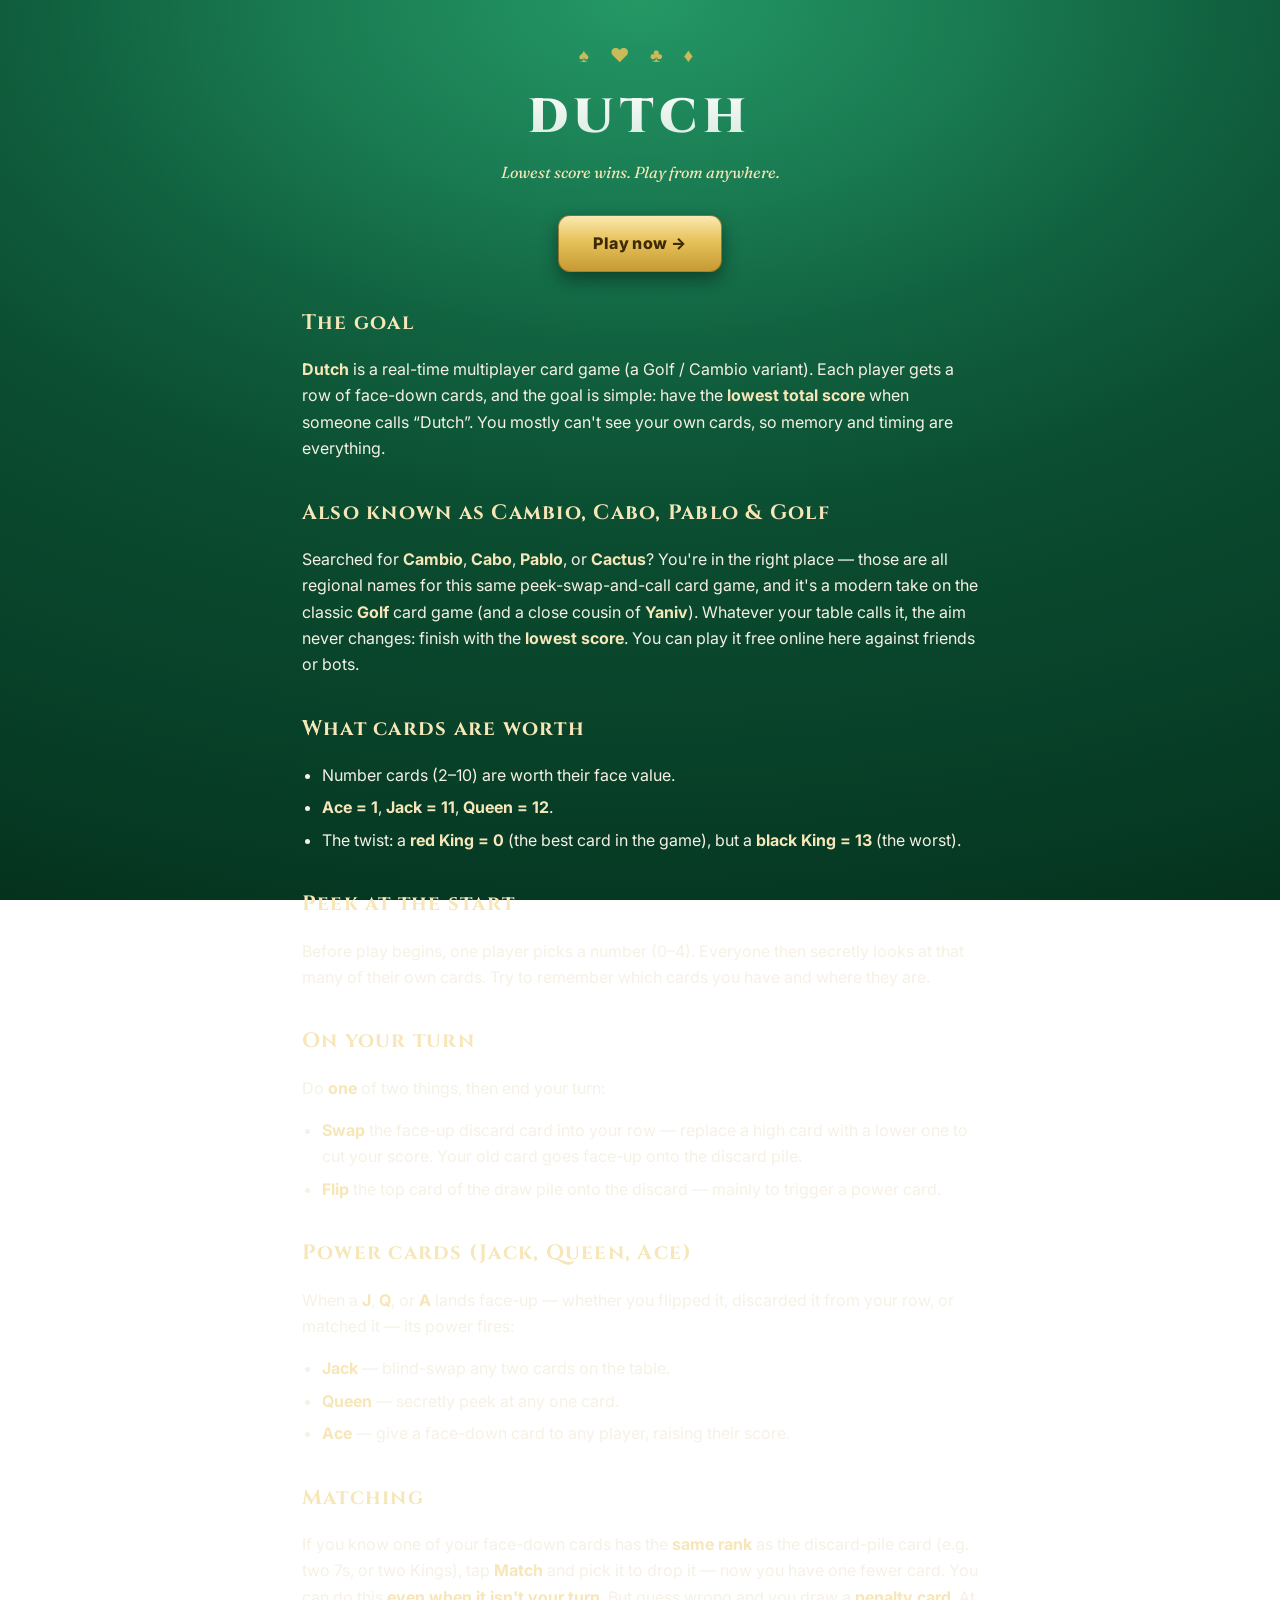
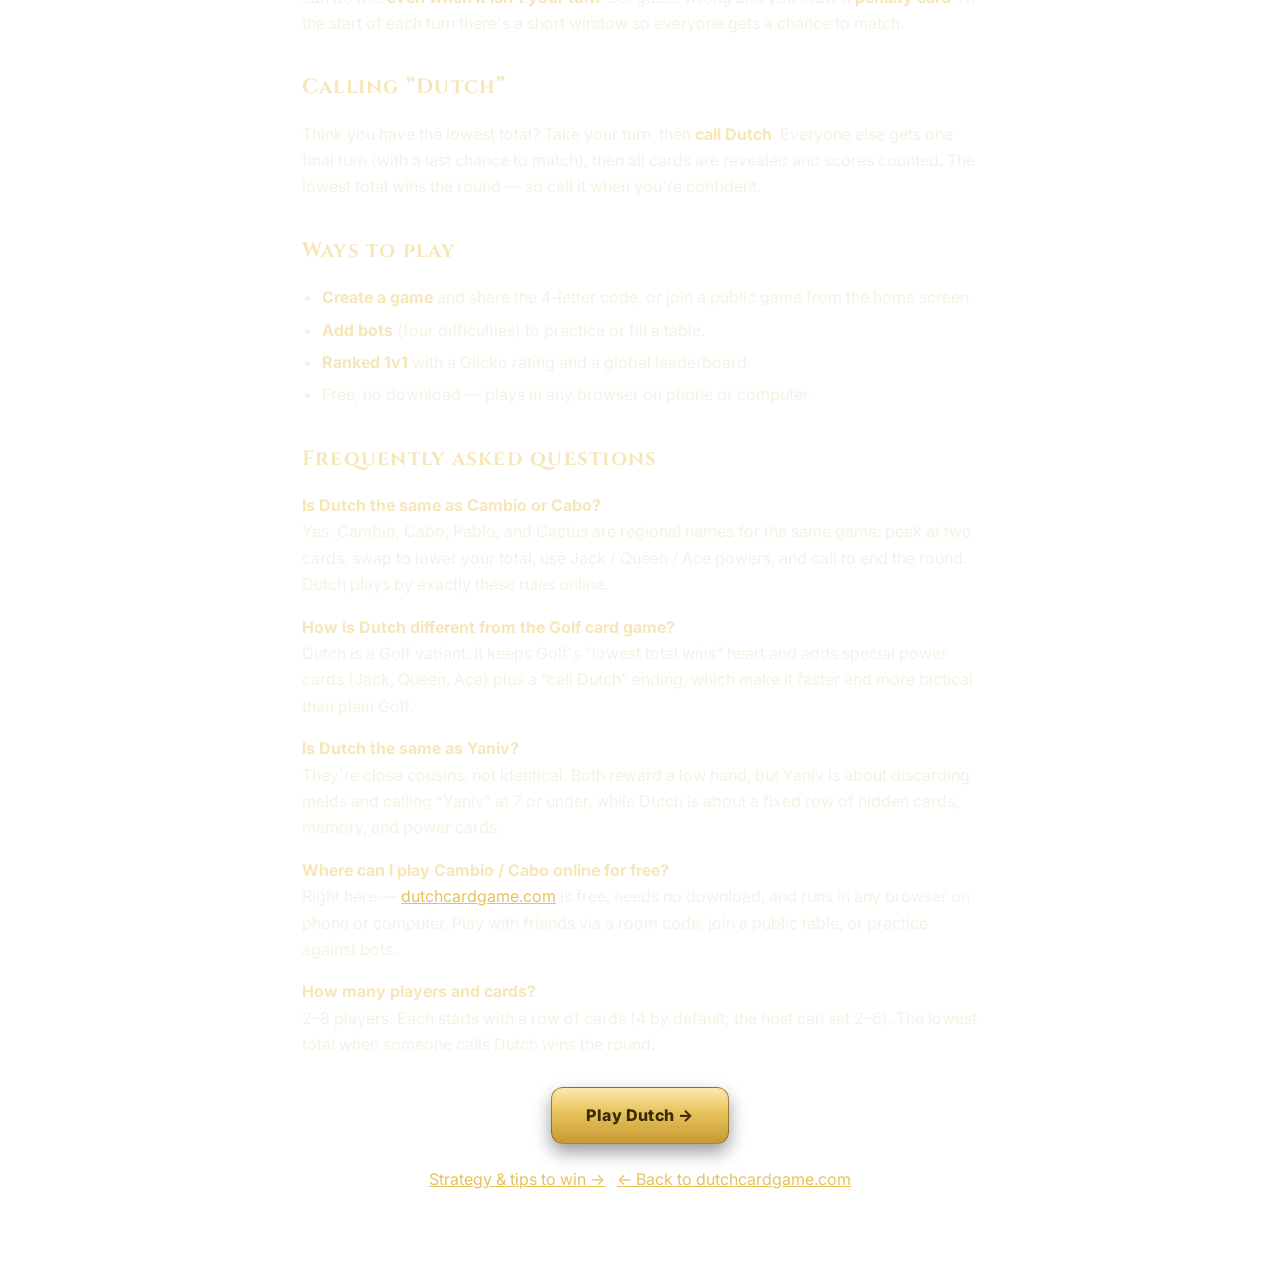
<file: public/rules.html>
<!doctype html>
<html lang="en">
<head>
<meta charset="UTF-8" />
<meta name="viewport" content="width=device-width, initial-scale=1.0" />
<title>How to Play Dutch (Cambio · Cabo · Golf) — Rules & Free Online Card Game</title>
<meta name="description" content="How to play Dutch — the card game where the lowest score wins. Also known as Cambio, Cabo, Pablo or Cactus, and a variant of the Golf card game. Peeking, swapping, matching, power cards (Jack, Queen, Ace), scoring, and calling Dutch. Play free online." />
<meta name="keywords" content="dutch card game, cambio card game, cabo card game, pablo card game, cactus card game, golf card game, how to play cambio, play cambio online, play cabo online, lowest score card game" />
<link rel="canonical" href="https://dutchcardgame.com/rules.html" />
<meta name="theme-color" content="#0b4d31" />
<link rel="icon" type="image/svg+xml" href="/favicon.svg" />
<link rel="preconnect" href="https://fonts.googleapis.com" />
<link rel="preconnect" href="https://fonts.gstatic.com" crossorigin />
<link rel="stylesheet" href="https://fonts.googleapis.com/css2?family=Cinzel:wght@600;700;900&family=Inter:wght@400;500;600;700&family=Fraunces:ital,opsz,wght@1,9..144,500&display=swap" />
<meta property="og:type" content="article" />
<meta property="og:title" content="How to Play Dutch (Cambio · Cabo · Golf) — Rules" />
<meta property="og:description" content="Full rules for Dutch, a.k.a. Cambio, Cabo, Pablo or Cactus: peek, swap, match, power cards, scoring, and calling Dutch. Lowest score wins — play free online." />
<meta property="og:url" content="https://dutchcardgame.com/rules.html" />
<meta property="og:image" content="https://dutchcardgame.com/og.png" />
<meta name="twitter:card" content="summary_large_image" />
<meta name="twitter:image" content="https://dutchcardgame.com/og.png" />
<style>
  :root { --gold:#e7c25a; --champagne:#f6e6b8; --ink:#f6f1e4; --ink-dim:#a7b7ab; }
  * { box-sizing: border-box; }
  body {
    margin: 0; padding: 0; color: var(--ink);
    font-family: "Inter", -apple-system, BlinkMacSystemFont, "Segoe UI", Roboto, sans-serif;
    line-height: 1.65;
    background:
      radial-gradient(900px 520px at 50% 0%, rgba(60,190,130,0.25), transparent 66%),
      radial-gradient(150% 130% at 50% 0%, #1c8a5c 0%, #0b4d31 45%, #063a24 75%, #03230f 100%);
    background-attachment: fixed; min-height: 100vh;
    -webkit-font-smoothing: antialiased;
  }
  .wrap { max-width: 720px; margin: 0 auto; padding: 40px 22px 80px; }
  header { text-align: center; margin-bottom: 8px; }
  .suits { color: var(--gold); letter-spacing: 8px; font-size: 1.2rem; opacity: 0.85; }
  h1 { font-family: "Cinzel", serif; font-weight: 900; letter-spacing: 0.12em;
       font-size: clamp(2rem, 8vw, 3rem); margin: 6px 0 2px;
       background: linear-gradient(180deg, #fff, #cfe6d8); -webkit-background-clip: text;
       background-clip: text; color: transparent; }
  .tagline { font-family: "Fraunces", Georgia, serif; font-style: italic; color: var(--champagne); }
  h2 { font-family: "Cinzel", serif; color: var(--champagne); letter-spacing: 0.06em;
       font-size: 1.3rem; margin: 34px 0 6px; }
  p, li { color: var(--ink); }
  a { color: var(--gold); }
  strong { color: var(--champagne); }
  ul { padding-left: 20px; }
  li { margin: 6px 0; }
  .cta { text-align: center; margin: 30px 0 8px; }
  .btn {
    display: inline-block; text-decoration: none; font-weight: 800; letter-spacing: 0.03em;
    padding: 14px 34px; border-radius: 12px; color: #3c2a06;
    background: linear-gradient(180deg, #fbe9b0 0%, var(--gold) 45%, #c69a34 100%);
    border: 1px solid rgba(120,90,30,0.7); box-shadow: 0 8px 18px rgba(0,0,0,0.4);
  }
  .back { text-align: center; margin-top: 22px; }
</style>
</head>
<body>
<div class="wrap">
  <header>
    <div class="suits">&spades; &hearts; &clubs; &diams;</div>
    <h1>DUTCH</h1>
    <div class="tagline">Lowest score wins. Play from anywhere.</div>
  </header>

  <div class="cta"><a class="btn" href="/">Play now →</a></div>

  <h2>The goal</h2>
  <p><strong>Dutch</strong> is a real-time multiplayer card game (a Golf / Cambio variant). Each player
  gets a row of face-down cards, and the goal is simple: have the <strong>lowest total score</strong>
  when someone calls “Dutch”. You mostly can't see your own cards, so memory and timing are everything.</p>

  <h2>Also known as Cambio, Cabo, Pablo &amp; Golf</h2>
  <p>Searched for <strong>Cambio</strong>, <strong>Cabo</strong>, <strong>Pablo</strong>, or
  <strong>Cactus</strong>? You're in the right place — those are all regional names for this same
  peek-swap-and-call card game, and it's a modern take on the classic <strong>Golf</strong> card game
  (and a close cousin of <strong>Yaniv</strong>). Whatever your table calls it, the aim never changes:
  finish with the <strong>lowest score</strong>. You can play it free online here against friends or bots.</p>

  <h2>What cards are worth</h2>
  <ul>
    <li>Number cards (2–10) are worth their face value.</li>
    <li><strong>Ace = 1</strong>, <strong>Jack = 11</strong>, <strong>Queen = 12</strong>.</li>
    <li>The twist: a <strong>red King = 0</strong> (the best card in the game), but a
      <strong>black King = 13</strong> (the worst).</li>
  </ul>

  <h2>Peek at the start</h2>
  <p>Before play begins, one player picks a number (0–4). Everyone then secretly looks at that many
  of their own cards. Try to remember which cards you have and where they are.</p>

  <h2>On your turn</h2>
  <p>Do <strong>one</strong> of two things, then end your turn:</p>
  <ul>
    <li><strong>Swap</strong> the face-up discard card into your row — replace a high card with a lower
      one to cut your score. Your old card goes face-up onto the discard pile.</li>
    <li><strong>Flip</strong> the top card of the draw pile onto the discard — mainly to trigger a power card.</li>
  </ul>

  <h2>Power cards (Jack, Queen, Ace)</h2>
  <p>When a <strong>J</strong>, <strong>Q</strong>, or <strong>A</strong> lands face-up — whether you
  flipped it, discarded it from your row, or matched it — its power fires:</p>
  <ul>
    <li><strong>Jack</strong> — blind-swap any two cards on the table.</li>
    <li><strong>Queen</strong> — secretly peek at any one card.</li>
    <li><strong>Ace</strong> — give a face-down card to any player, raising their score.</li>
  </ul>

  <h2>Matching</h2>
  <p>If you know one of your face-down cards has the <strong>same rank</strong> as the discard-pile card
  (e.g. two 7s, or two Kings), tap <strong>Match</strong> and pick it to drop it — now you have one fewer
  card. You can do this <strong>even when it isn't your turn</strong>. But guess wrong and you draw a
  <strong>penalty card</strong>. At the start of each turn there's a short window so everyone gets a chance to match.</p>

  <h2>Calling “Dutch”</h2>
  <p>Think you have the lowest total? Take your turn, then <strong>call Dutch</strong>. Everyone else
  gets one final turn (with a last chance to match), then all cards are revealed and scores counted.
  The lowest total wins the round — so call it when you're confident.</p>

  <h2>Ways to play</h2>
  <ul>
    <li><strong>Create a game</strong> and share the 4-letter code, or join a public game from the home screen.</li>
    <li><strong>Add bots</strong> (four difficulties) to practice or fill a table.</li>
    <li><strong>Ranked 1v1</strong> with a Glicko rating and a global leaderboard.</li>
    <li>Free, no download — plays in any browser on phone or computer.</li>
  </ul>

  <h2>Frequently asked questions</h2>
  <p><strong>Is Dutch the same as Cambio or Cabo?</strong><br />
  Yes. Cambio, Cabo, Pablo, and Cactus are regional names for the same game: peek at two cards, swap
  to lower your total, use Jack / Queen / Ace powers, and call to end the round. Dutch plays by exactly
  these rules online.</p>

  <p><strong>How is Dutch different from the Golf card game?</strong><br />
  Dutch is a Golf variant. It keeps Golf's “lowest total wins” heart and adds special power cards
  (Jack, Queen, Ace) plus a “call Dutch” ending, which make it faster and more tactical than plain Golf.</p>

  <p><strong>Is Dutch the same as Yaniv?</strong><br />
  They're close cousins, not identical. Both reward a low hand, but Yaniv is about discarding melds and
  calling “Yaniv” at 7 or under, while Dutch is about a fixed row of hidden cards, memory, and power cards.</p>

  <p><strong>Where can I play Cambio / Cabo online for free?</strong><br />
  Right here — <a href="/">dutchcardgame.com</a> is free, needs no download, and runs in any browser on
  phone or computer. Play with friends via a room code, join a public table, or practice against bots.</p>

  <p><strong>How many players and cards?</strong><br />
  2–8 players. Each starts with a row of cards (4 by default; the host can set 2–6). The lowest total
  when someone calls Dutch wins the round.</p>

  <div class="cta"><a class="btn" href="/">Play Dutch →</a></div>
  <div class="back"><a href="/strategy.html">Strategy &amp; tips to win →</a> · <a href="/">← Back to dutchcardgame.com</a></div>
</div>

<script type="application/ld+json">
{
  "@context": "https://schema.org",
  "@graph": [
    {
      "@type": "VideoGame",
      "name": "Dutch",
      "alternateName": ["Cambio", "Cabo", "Pablo", "Cactus", "Golf card game"],
      "url": "https://dutchcardgame.com/",
      "description": "Free real-time multiplayer card game where the lowest score wins. Also known as Cambio, Cabo, Pablo, or Cactus, and a modern variant of the Golf card game.",
      "genre": ["Card game", "Multiplayer"],
      "playMode": ["MultiPlayer", "SinglePlayer"],
      "gamePlatform": "Web browser",
      "applicationCategory": "GameApplication",
      "operatingSystem": "Any",
      "inLanguage": ["en", "es", "fr", "de", "zh"],
      "offers": { "@type": "Offer", "price": "0", "priceCurrency": "USD" },
      "numberOfPlayers": { "@type": "QuantitativeValue", "minValue": 2, "maxValue": 8 }
    },
    {
      "@type": "FAQPage",
      "mainEntity": [
        {
          "@type": "Question",
          "name": "Is Dutch the same as Cambio or Cabo?",
          "acceptedAnswer": { "@type": "Answer", "text": "Yes. Cambio, Cabo, Pablo, and Cactus are regional names for the same game: peek at two cards, swap to lower your total, use Jack, Queen and Ace powers, and call to end the round. Dutch plays by exactly these rules online." }
        },
        {
          "@type": "Question",
          "name": "How is Dutch different from the Golf card game?",
          "acceptedAnswer": { "@type": "Answer", "text": "Dutch is a Golf variant. It keeps Golf's lowest-total-wins heart and adds special power cards (Jack, Queen, Ace) plus a call-Dutch ending, which make it faster and more tactical than plain Golf." }
        },
        {
          "@type": "Question",
          "name": "Is Dutch the same as Yaniv?",
          "acceptedAnswer": { "@type": "Answer", "text": "They are close cousins, not identical. Both reward a low hand, but Yaniv is about discarding melds and calling Yaniv at 7 or under, while Dutch is about a fixed row of hidden cards, memory, and power cards." }
        },
        {
          "@type": "Question",
          "name": "Where can I play Cambio or Cabo online for free?",
          "acceptedAnswer": { "@type": "Answer", "text": "At dutchcardgame.com — it is free, needs no download, and runs in any browser on phone or computer. Play with friends via a room code, join a public table, or practice against bots." }
        },
        {
          "@type": "Question",
          "name": "How many players and cards are in Dutch?",
          "acceptedAnswer": { "@type": "Answer", "text": "2 to 8 players. Each starts with a row of cards (4 by default; the host can set 2 to 6). The lowest total when someone calls Dutch wins the round." }
        }
      ]
    }
  ]
}
</script>
</body>
</html>
</file>
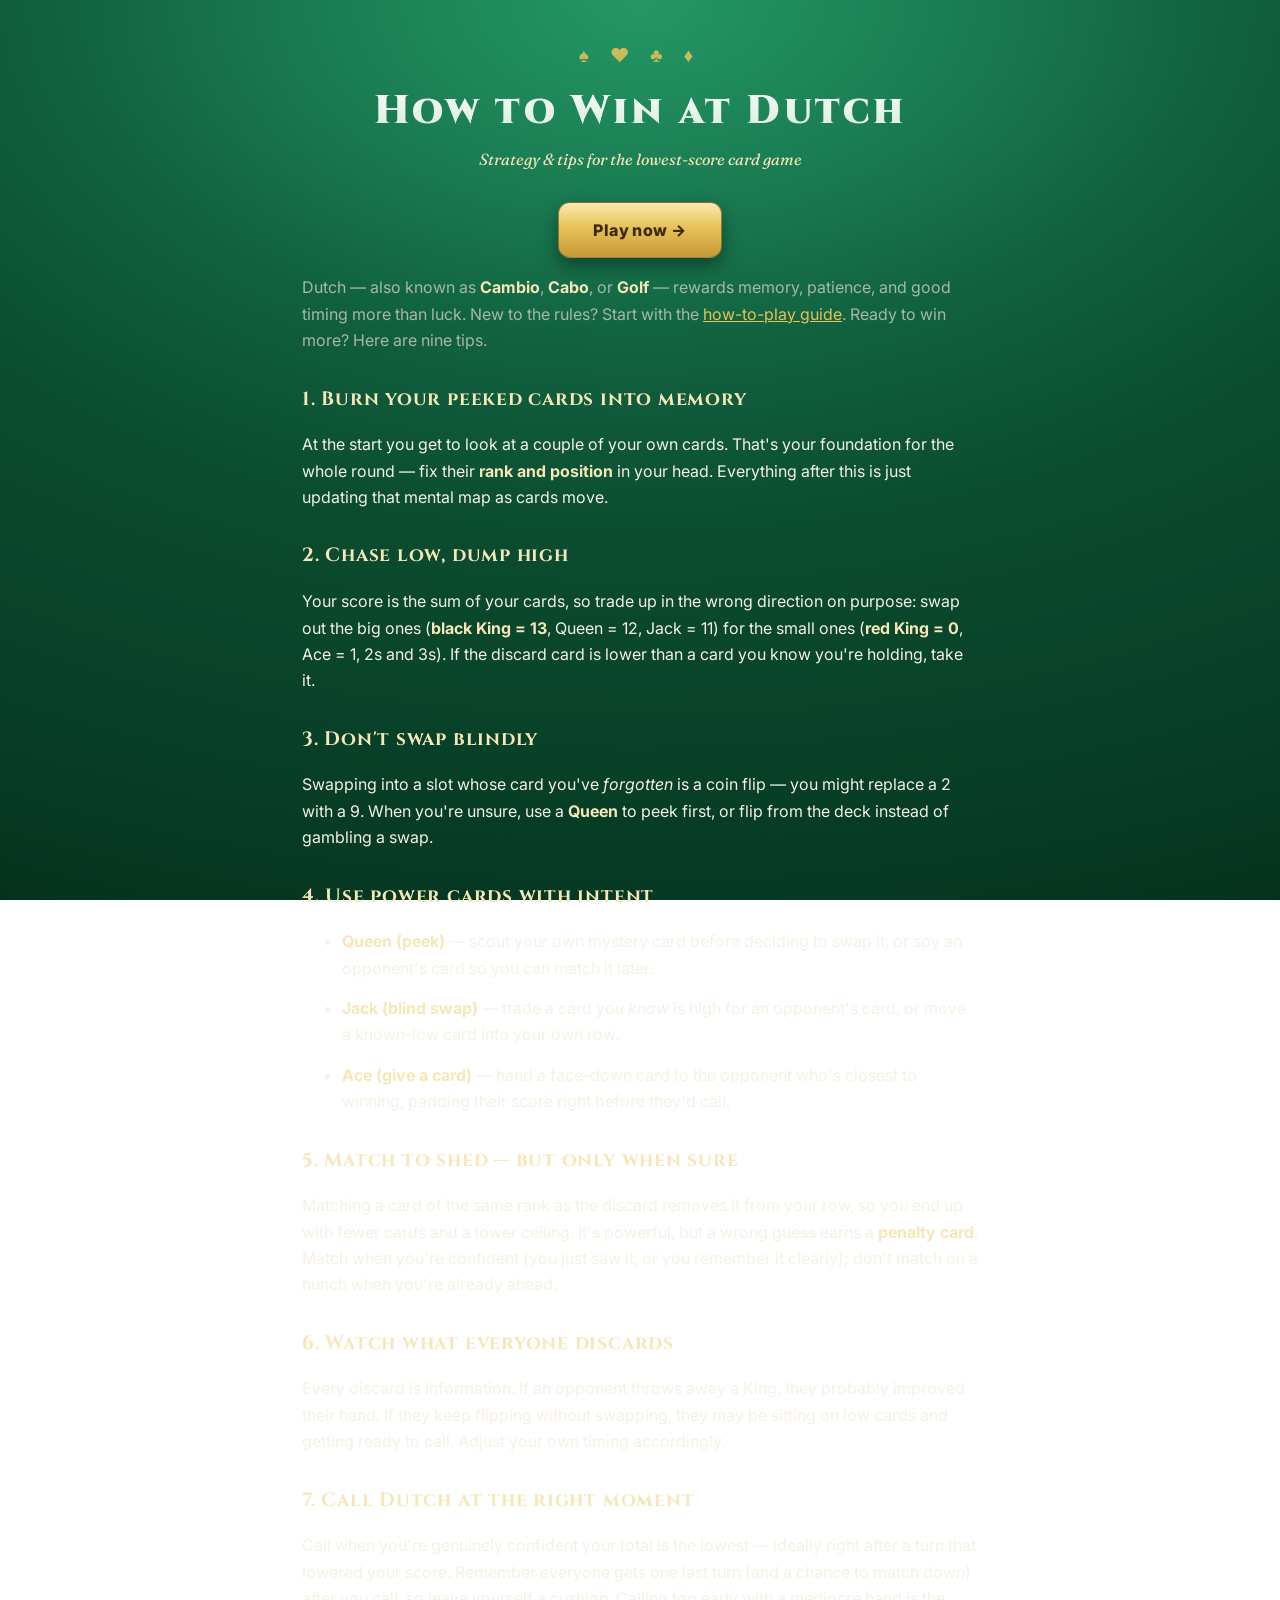
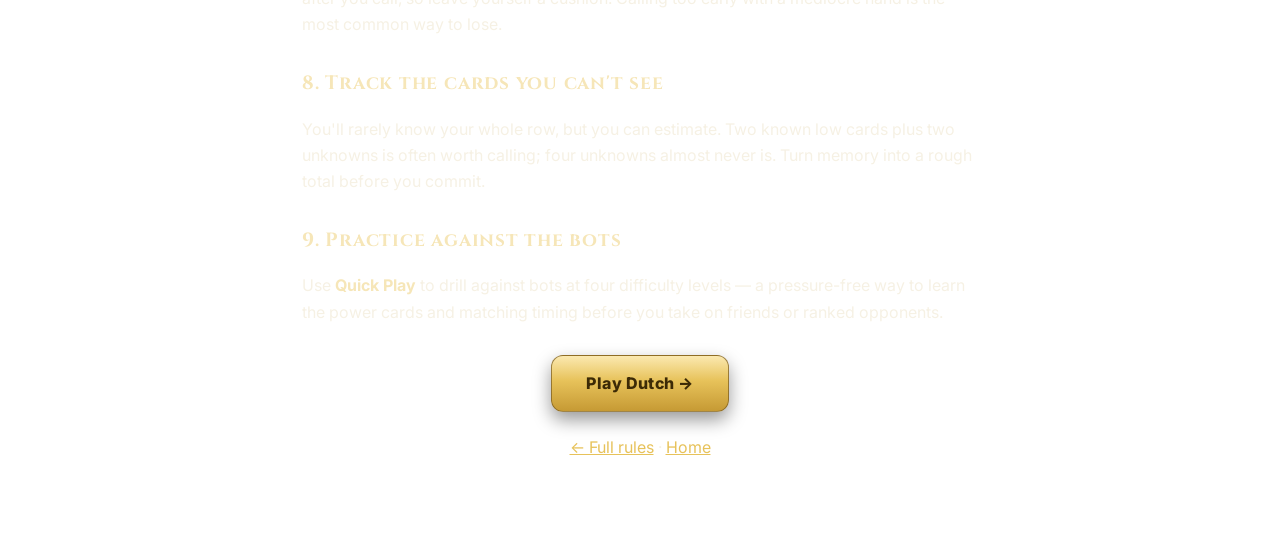
<file: public/strategy.html>
<!doctype html>
<html lang="en">
<head>
<meta charset="UTF-8" />
<meta name="viewport" content="width=device-width, initial-scale=1.0" />
<title>Dutch / Cambio Strategy — 9 Tips to Win the Lowest-Score Card Game</title>
<meta name="description" content="How to win at Dutch (a.k.a. Cambio, Cabo, Golf): memory tricks, when to swap, how to use Jack/Queen/Ace power cards, safe matching, and the right time to call Dutch. Free strategy guide." />
<meta name="keywords" content="dutch card game strategy, cambio strategy, cabo card game tips, how to win cambio, golf card game strategy, when to call dutch, power card strategy" />
<link rel="canonical" href="https://dutchcardgame.com/strategy.html" />
<meta name="theme-color" content="#0b4d31" />
<link rel="icon" type="image/svg+xml" href="/favicon.svg" />
<link rel="preconnect" href="https://fonts.googleapis.com" />
<link rel="preconnect" href="https://fonts.gstatic.com" crossorigin />
<link rel="stylesheet" href="https://fonts.googleapis.com/css2?family=Cinzel:wght@600;700;900&family=Inter:wght@400;500;600;700&family=Fraunces:ital,opsz,wght@1,9..144,500&display=swap" />
<meta property="og:type" content="article" />
<meta property="og:title" content="Dutch / Cambio Strategy — 9 Tips to Win" />
<meta property="og:description" content="Memory, swapping, power cards, matching, and when to call Dutch. A free strategy guide for the lowest-score card game (Cambio / Cabo / Golf)." />
<meta property="og:url" content="https://dutchcardgame.com/strategy.html" />
<meta property="og:image" content="https://dutchcardgame.com/og.png" />
<meta name="twitter:card" content="summary_large_image" />
<meta name="twitter:image" content="https://dutchcardgame.com/og.png" />
<style>
  :root { --gold:#e7c25a; --champagne:#f6e6b8; --ink:#f6f1e4; --ink-dim:#a7b7ab; }
  * { box-sizing: border-box; }
  body {
    margin: 0; padding: 0; color: var(--ink);
    font-family: "Inter", -apple-system, BlinkMacSystemFont, "Segoe UI", Roboto, sans-serif;
    line-height: 1.65;
    background:
      radial-gradient(900px 520px at 50% 0%, rgba(60,190,130,0.25), transparent 66%),
      radial-gradient(150% 130% at 50% 0%, #1c8a5c 0%, #0b4d31 45%, #063a24 75%, #03230f 100%);
    background-attachment: fixed; min-height: 100vh;
    -webkit-font-smoothing: antialiased;
  }
  .wrap { max-width: 720px; margin: 0 auto; padding: 40px 22px 80px; }
  header { text-align: center; margin-bottom: 8px; }
  .suits { color: var(--gold); letter-spacing: 8px; font-size: 1.2rem; opacity: 0.85; }
  h1 { font-family: "Cinzel", serif; font-weight: 900; letter-spacing: 0.08em;
       font-size: clamp(1.7rem, 6vw, 2.5rem); margin: 6px 0 2px;
       background: linear-gradient(180deg, #fff, #cfe6d8); -webkit-background-clip: text;
       background-clip: text; color: transparent; }
  .tagline { font-family: "Fraunces", Georgia, serif; font-style: italic; color: var(--champagne); }
  h2 { font-family: "Cinzel", serif; color: var(--champagne); letter-spacing: 0.04em;
       font-size: 1.2rem; margin: 30px 0 6px; }
  p, li { color: var(--ink); }
  a { color: var(--gold); }
  strong { color: var(--champagne); }
  ol { padding-left: 22px; }
  li { margin: 14px 0; }
  .lead { color: var(--ink-dim); }
  .cta { text-align: center; margin: 30px 0 8px; }
  .btn {
    display: inline-block; text-decoration: none; font-weight: 800; letter-spacing: 0.03em;
    padding: 14px 34px; border-radius: 12px; color: #3c2a06;
    background: linear-gradient(180deg, #fbe9b0 0%, var(--gold) 45%, #c69a34 100%);
    border: 1px solid rgba(120,90,30,0.7); box-shadow: 0 8px 18px rgba(0,0,0,0.4);
  }
  .back { text-align: center; margin-top: 22px; }
</style>
</head>
<body>
<div class="wrap">
  <header>
    <div class="suits">&spades; &hearts; &clubs; &diams;</div>
    <h1>How to Win at Dutch</h1>
    <div class="tagline">Strategy &amp; tips for the lowest-score card game</div>
  </header>

  <div class="cta"><a class="btn" href="/">Play now →</a></div>

  <p class="lead">Dutch — also known as <strong>Cambio</strong>, <strong>Cabo</strong>, or <strong>Golf</strong> — rewards
  memory, patience, and good timing more than luck. New to the rules? Start with the
  <a href="/rules.html">how-to-play guide</a>. Ready to win more? Here are nine tips.</p>

  <h2>1. Burn your peeked cards into memory</h2>
  <p>At the start you get to look at a couple of your own cards. That's your foundation for the whole round —
  fix their <strong>rank and position</strong> in your head. Everything after this is just updating that mental
  map as cards move.</p>

  <h2>2. Chase low, dump high</h2>
  <p>Your score is the sum of your cards, so trade up in the wrong direction on purpose: swap out the big ones
  (<strong>black King = 13</strong>, Queen = 12, Jack = 11) for the small ones (<strong>red King = 0</strong>,
  Ace = 1, 2s and 3s). If the discard card is lower than a card you know you're holding, take it.</p>

  <h2>3. Don't swap blindly</h2>
  <p>Swapping into a slot whose card you've <em>forgotten</em> is a coin flip — you might replace a 2 with a 9.
  When you're unsure, use a <strong>Queen</strong> to peek first, or flip from the deck instead of gambling a swap.</p>

  <h2>4. Use power cards with intent</h2>
  <ul>
    <li><strong>Queen (peek)</strong> — scout your own mystery card before deciding to swap it, or spy an
      opponent's card so you can match it later.</li>
    <li><strong>Jack (blind swap)</strong> — trade a card you <em>know</em> is high for an opponent's card, or
      move a known-low card into your own row.</li>
    <li><strong>Ace (give a card)</strong> — hand a face-down card to the opponent who's closest to winning,
      padding their score right before they'd call.</li>
  </ul>

  <h2>5. Match to shed — but only when sure</h2>
  <p>Matching a card of the same rank as the discard removes it from your row, so you end up with fewer cards
  and a lower ceiling. It's powerful, but a wrong guess earns a <strong>penalty card</strong>. Match when you're
  confident (you just saw it, or you remember it clearly); don't match on a hunch when you're already ahead.</p>

  <h2>6. Watch what everyone discards</h2>
  <p>Every discard is information. If an opponent throws away a King, they probably improved their hand. If they
  keep flipping without swapping, they may be sitting on low cards and getting ready to call. Adjust your own
  timing accordingly.</p>

  <h2>7. Call Dutch at the right moment</h2>
  <p>Call when you're genuinely confident your total is the lowest — ideally right after a turn that lowered your
  score. Remember everyone gets one last turn (and a chance to match down) after you call, so leave yourself a
  cushion. Calling too early with a mediocre hand is the most common way to lose.</p>

  <h2>8. Track the cards you can't see</h2>
  <p>You'll rarely know your whole row, but you can estimate. Two known low cards plus two unknowns is often
  worth calling; four unknowns almost never is. Turn memory into a rough total before you commit.</p>

  <h2>9. Practice against the bots</h2>
  <p>Use <strong>Quick Play</strong> to drill against bots at four difficulty levels — a pressure-free way to
  learn the power cards and matching timing before you take on friends or ranked opponents.</p>

  <div class="cta"><a class="btn" href="/">Play Dutch →</a></div>
  <div class="back"><a href="/rules.html">← Full rules</a> · <a href="/">Home</a></div>
</div>

<script type="application/ld+json">
{
  "@context": "https://schema.org",
  "@type": "Article",
  "headline": "How to Win at Dutch — Strategy & Tips",
  "about": "Strategy for the card game Dutch, also known as Cambio, Cabo, Pablo, or Golf.",
  "keywords": "Dutch card game strategy, Cambio strategy, Cabo tips, how to win, power cards, when to call Dutch",
  "inLanguage": "en",
  "url": "https://dutchcardgame.com/strategy.html",
  "publisher": { "@type": "Organization", "name": "Dutch", "url": "https://dutchcardgame.com/" }
}
</script>
</body>
</html>
</file>
